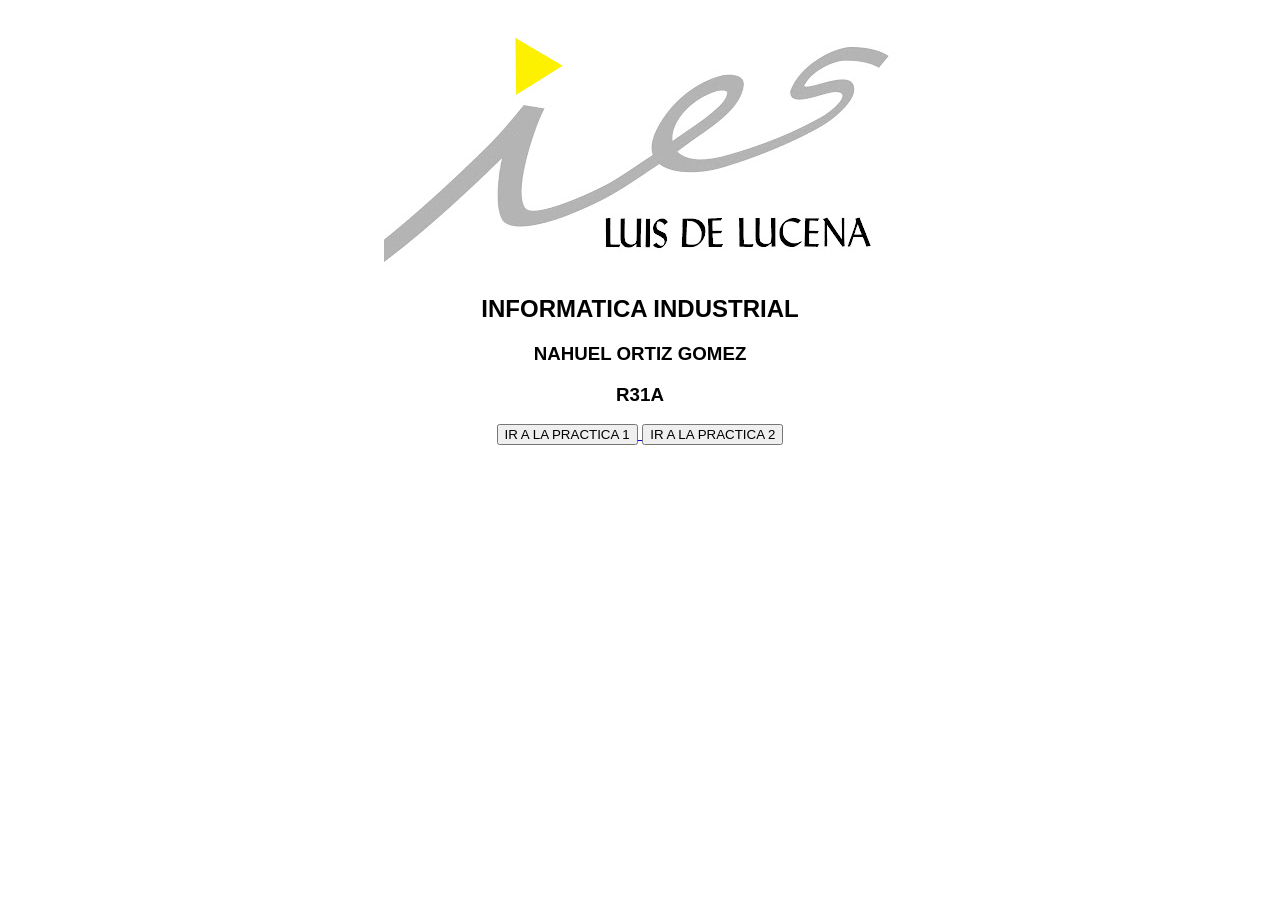
<file: index.html>
<!DOCTYPE html>
<html lang="es">

<head> 
    <meta charset="uft-8">
    <title> PRACTICAS HTML </title>
    <link rel="stylesheet" href="estilos_0.css">
    <img src="imagenes/unnamed. png.png">
</head>

<body>

     <h2> INFORMATICA INDUSTRIAL </h2>
     <h3> NAHUEL ORTIZ GOMEZ</h3>
     <h3> R31A </h3>
     

    <a 
    href="practica1.html" target="_blank"> 

    <button> IR A LA PRACTICA 1 </button>
    </a>

    <a href="practica2.html" target="_blank">

    <button> IR A LA PRACTICA 2 </button>
    </a>

</body>
</file>
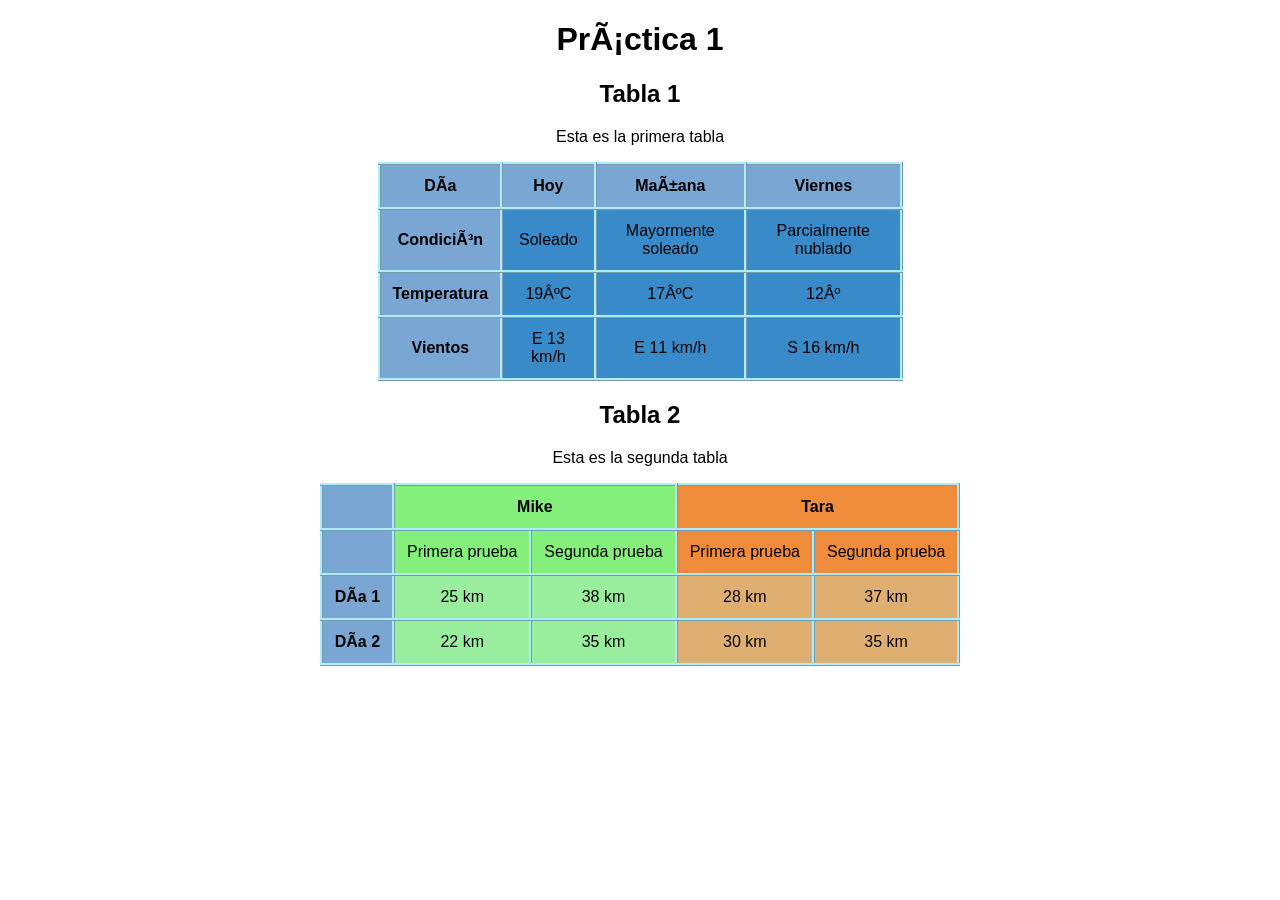
<file: practica1.html>
<!DOCTYPE html>
<html lang="es">

    <head>
       <meta charset="uft-8">
       <title>NAHUEL_PRACTICA_1</title>
       <link rel="stylesheet" href="estilos_1.css">
       
    </head>


 <body>

    <div>
        <h1> Práctica 1  </h1>
    </div>

    <div>
        <h2> Tabla 1 </h2>
        <p> Esta es la primera tabla </p>
    </div>

    <div id="table_1">

        <table style="width: 42%;">
            <tr>
                <th> Día </th>
                <th> Hoy </th>
                <th> Mañana </th>
                <th> Viernes </th>
            </tr>

            <tr>
                <th> Condición </th>
                <td> Soleado </td>
                <td> Mayormente soleado </td>
                <td> Parcialmente nublado </td>
            </tr>

            <tr>
                <th> Temperatura </th>
                <td> 19ºC </td>
                <td> 17ºC </td>
                <td> 12º </td>
            </tr>

            <tr>
                <th> Vientos </th>
                <td> E 13 km/h </td>
                <td> E 11 km/h </td>
                <td> S 16 km/h </td>
            </tr>

        </table>

    </div>

    <div>
        <h2> Tabla 2 </h2>
        <p> Esta es la segunda tabla </p>
    </div>

    <div id="table_2">
        <table>
            <tr>
                <th></th>   
                <th style="background-color: rgba(83, 234, 70, 0.712);" colspan="2"> Mike </th>
                <th style="background-color: rgb(239, 140, 60);" colspan="2"> Tara </th>                
            </tr>


            <tr>
                <th></th>
                <td style="background-color: rgba(83, 234, 70, 0.712);"> Primera prueba </td>
                <td style="background-color: rgba(83, 234, 70, 0.712);"> Segunda prueba </td>
                <td style="background-color: rgb(239, 140, 60);"> Primera prueba </td>
                <td style="background-color: rgb(239, 140, 60);"> Segunda prueba </td>

            </tr>

            <tr>
                <th> Día 1 </th>
                <td style="background-color: rgba(129, 235, 134, 0.811);"> 25 km </td>
                <td style="background-color: rgba(129, 235, 134, 0.811);"> 38 km </td>
                <td style="background-color: rgb(223, 175, 113);"> 28 km </td>
                <td style="background-color: rgb(223, 175, 113);"> 37 km </td>  
            </tr>

            <tr>
                <th> Día 2 </th> 
                <td style="background-color: rgba(129, 235, 134, 0.811);"> 22 km </td>
                <td style="background-color: rgba(129, 235, 134, 0.811);"> 35 km </td>
                <td style="background-color: rgb(223, 175, 113);"> 30 km </td>
                <td style="background-color: rgb(223, 175, 113);"> 35 km </td>
            </tr>


        </table> 



    </div>
        

 </body>



</html>
</file>
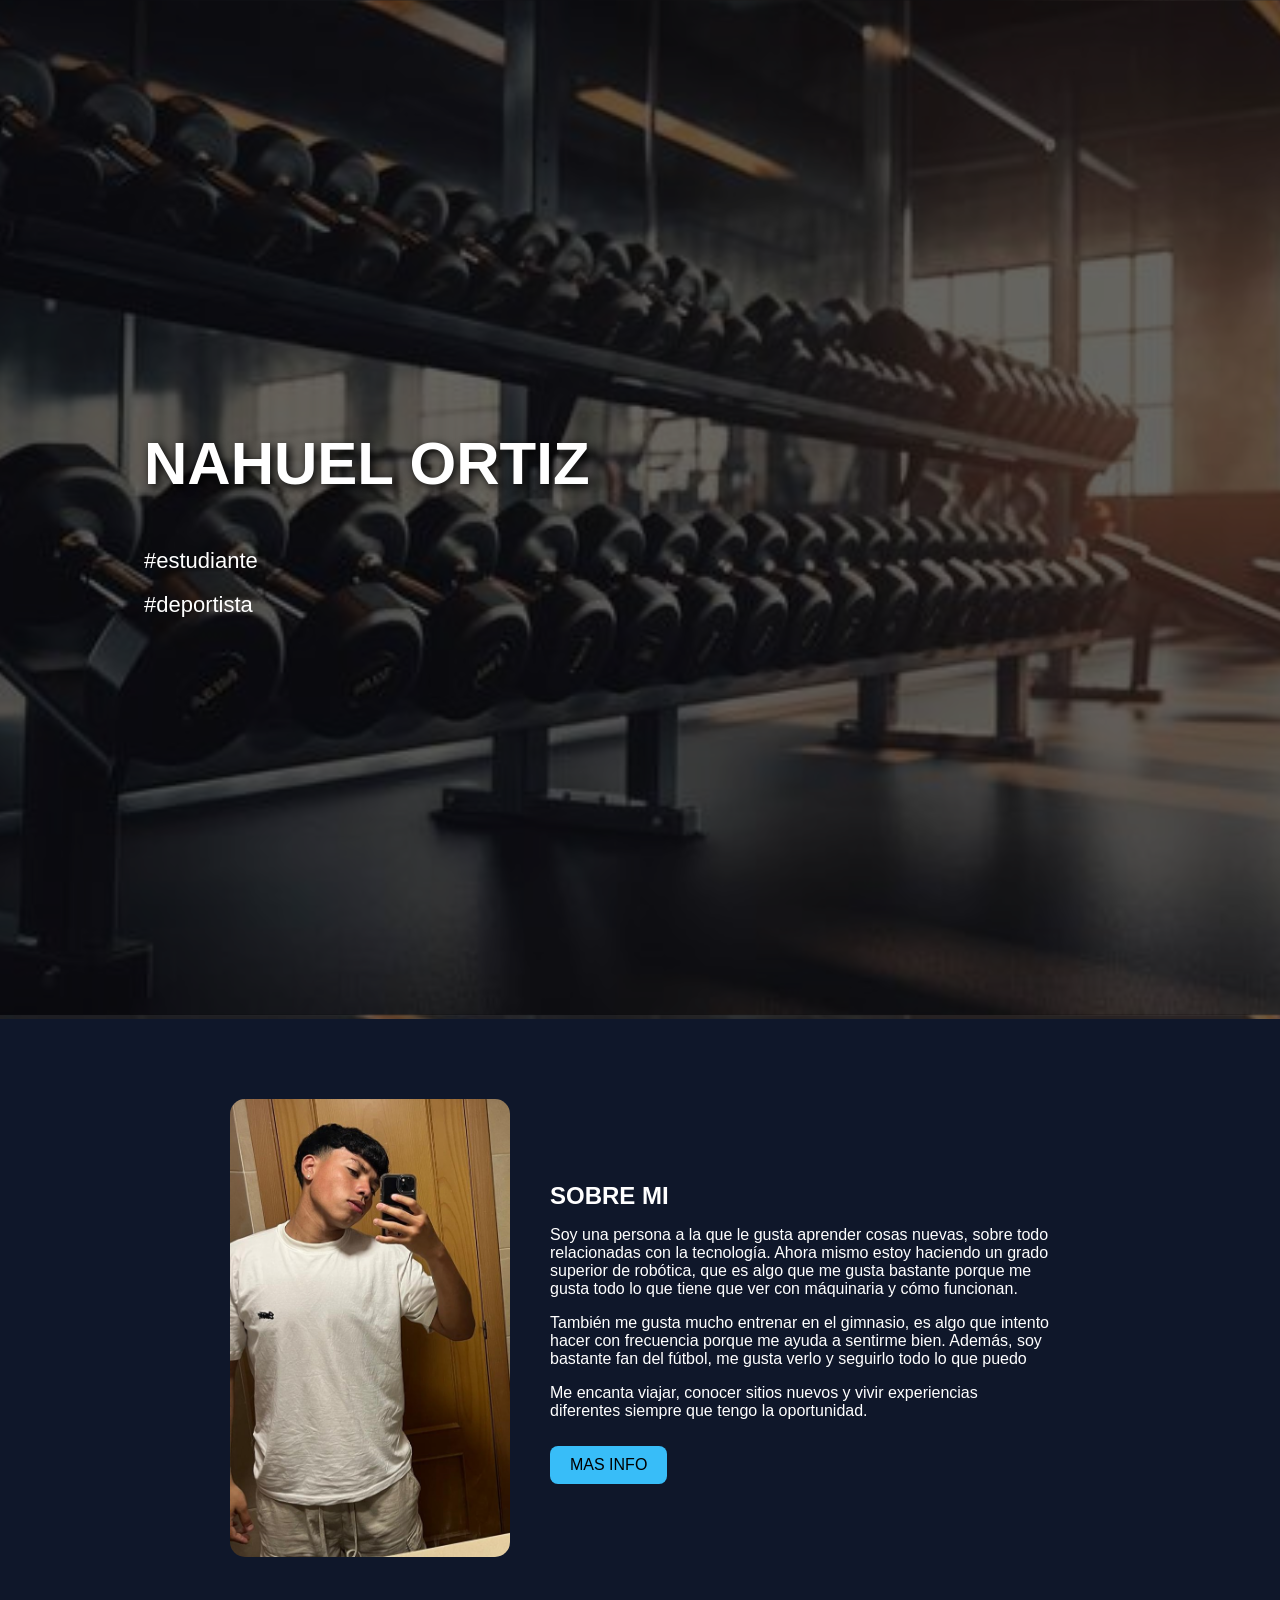
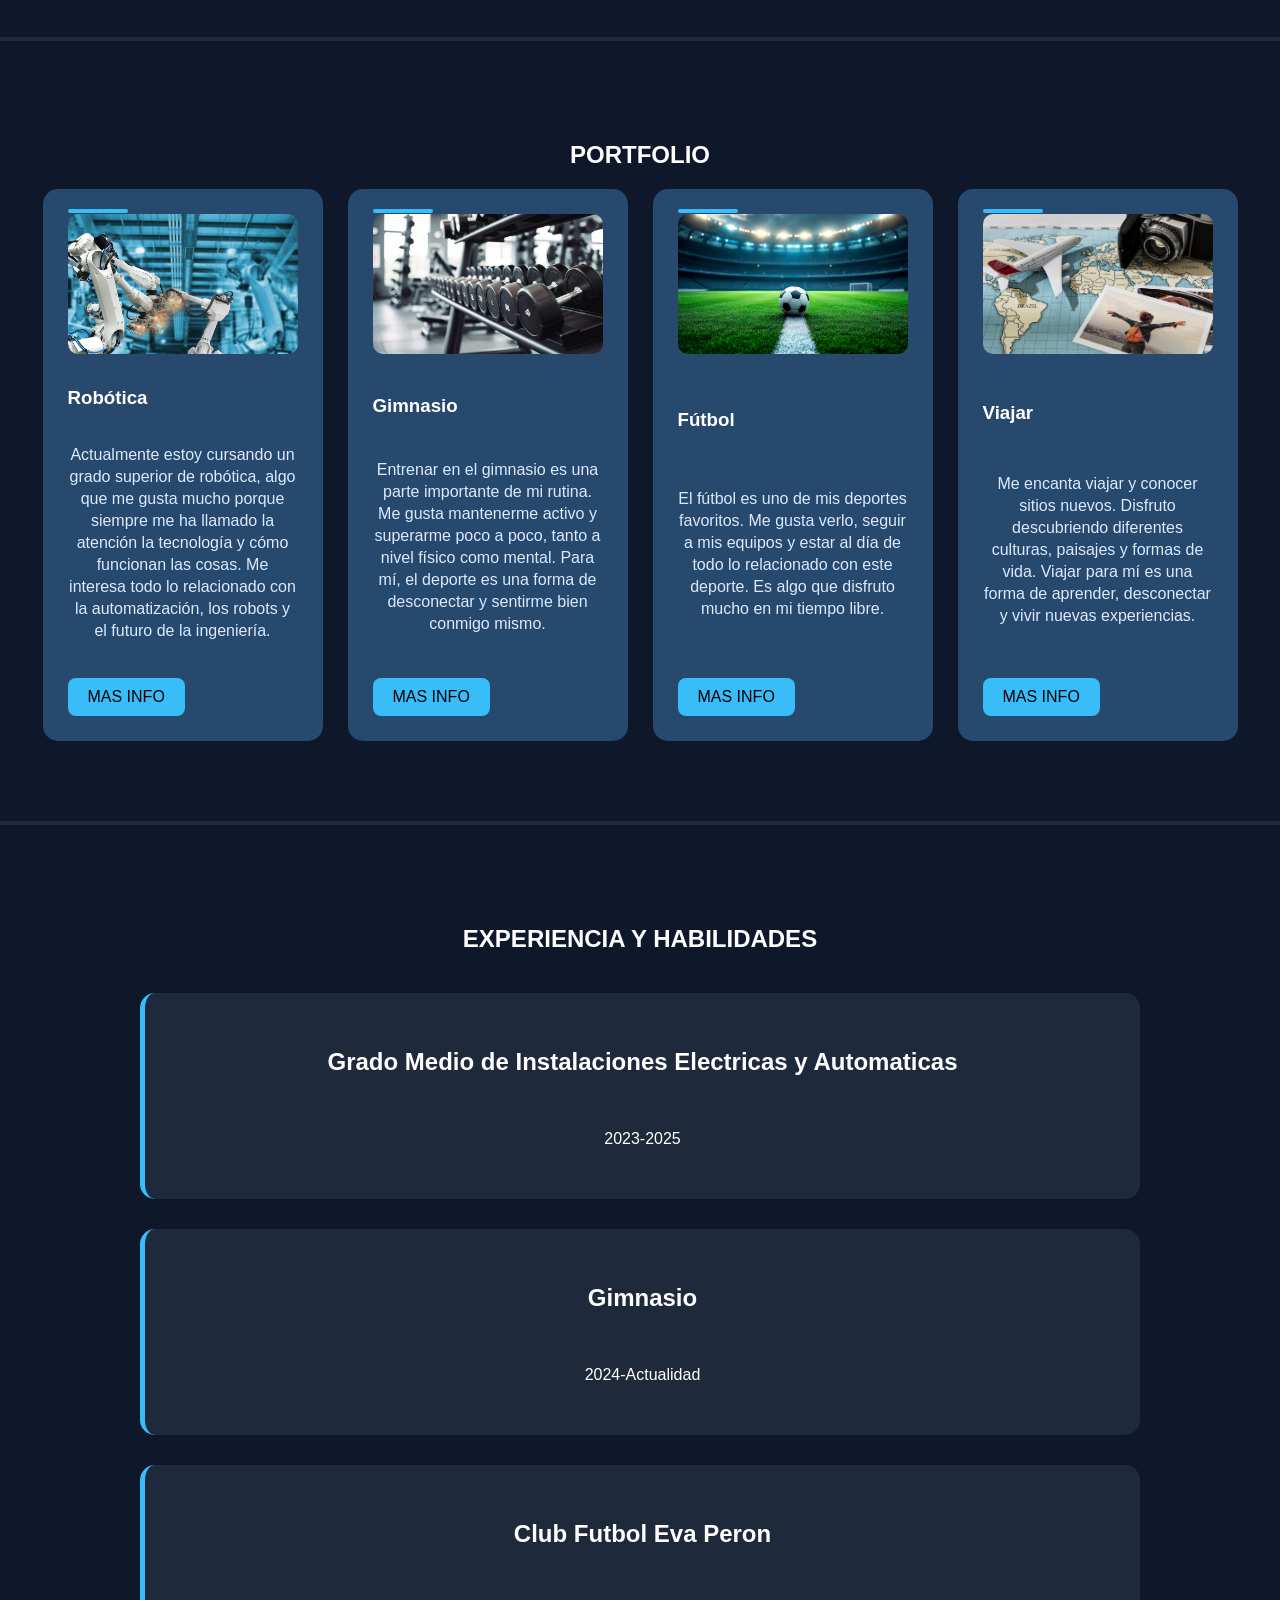
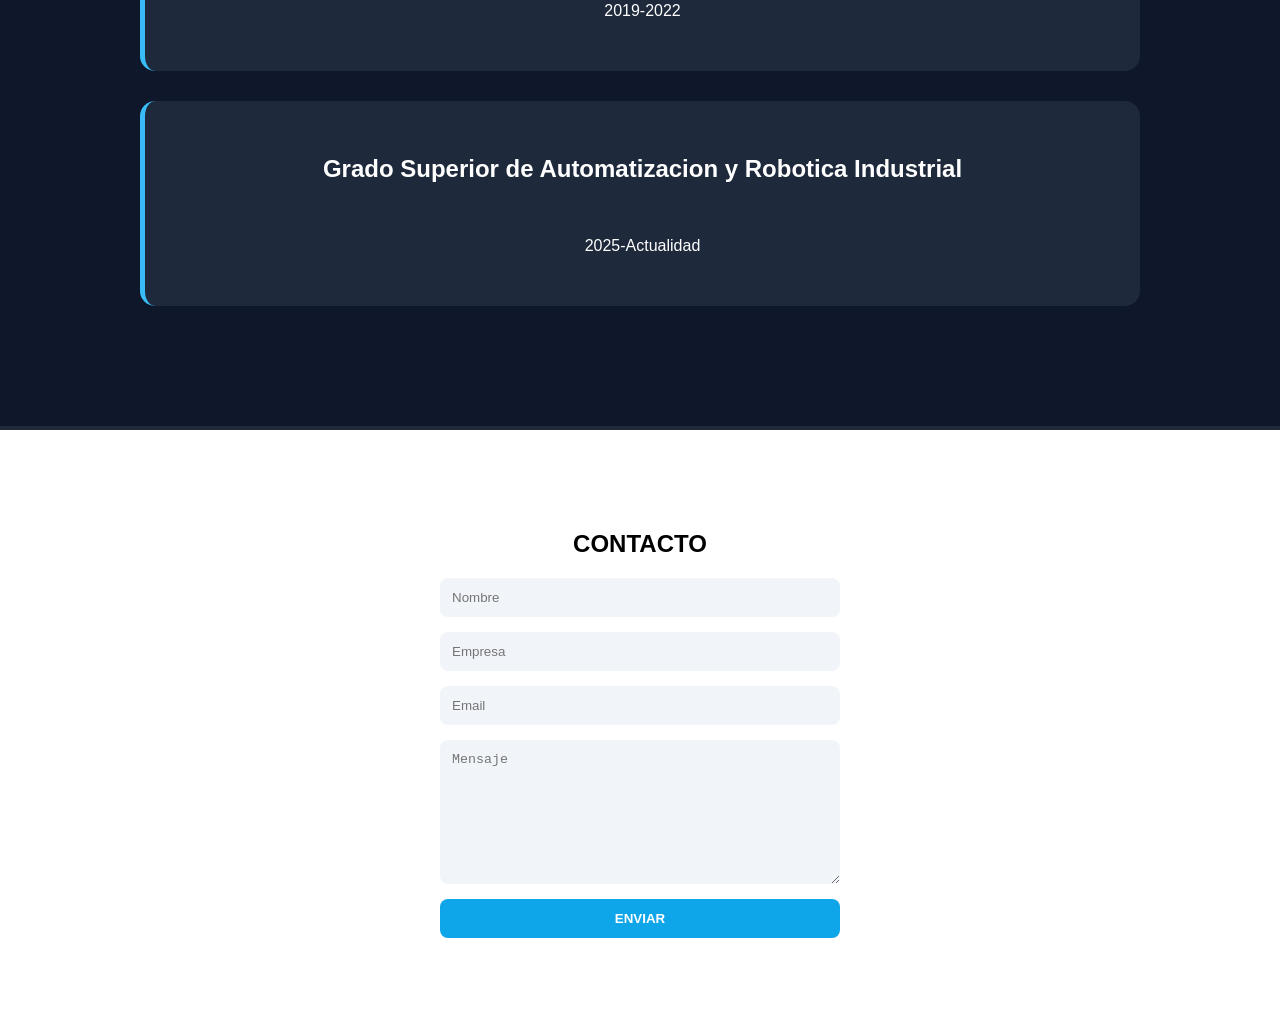
<file: practica2.html>
<!DOCTYPE html>
<html lang="es">

<head>
    <meta charset="utf-8">
    <title>Portfolio - Nahuel Ortiz</title>
    <link rel="stylesheet" href="estilos_2.css">
</head>

<body>

<div class="contenedor">

    <section class="hero">
    <div class="hero-contenido">
        <h1>NAHUEL ORTIZ</h1>
        <h2>#estudiante </h2>
        <h2>#deportista</h2>
    </div>
    </section>

    <section class="sobre-mi">
        <div class="contenido">
            <img src="imagenes/WhatsApp Image 2026-05-03 at 20.13.17.png">
            <div class="texto-sobre">
            
                <h1>SOBRE MI</h1>
                <p>Soy una persona a la que le gusta aprender cosas nuevas, sobre todo relacionadas con la tecnología. Ahora mismo estoy haciendo un grado superior de robótica, que es algo que me gusta bastante porque me gusta todo lo que tiene que ver con máquinaria y cómo funcionan.</p>
                <p>También me gusta mucho entrenar en el gimnasio, es algo que intento hacer con frecuencia porque me ayuda a sentirme bien. Además, soy bastante fan del fútbol, me gusta verlo y seguirlo todo lo que puedo</p>
                <p> Me encanta viajar, conocer sitios nuevos y vivir experiencias diferentes siempre que tengo la oportunidad.</p>

                <a href="#experiencia" class="btn">MAS INFO</a>
            </div>
        </div>
    </section>

    <section class="portfolio">
        <h1>PORTFOLIO</h1>

        <div class="cards">
            <div class="card">
                <img src="imagenes/ROBOT.png">
                <h3>Robótica</h3>
                <p>Actualmente estoy cursando un grado superior de robótica, algo que me gusta mucho porque siempre me ha llamado la atención la tecnología y cómo funcionan las cosas. Me interesa todo lo relacionado con la automatización, los robots y el futuro de la ingeniería.</p>
                <a href="#experiencia" class="btn">MAS INFO</a>
            </div>

            <div class="card">
                <img src="imagenes/gym-ringan-moderno-peralatan-olahraga-di-gym-barbel-berat-berbeda-di-rak-barbel-pesado-diferente_639.png">
                <h3>Gimnasio</h3>
                <p>Entrenar en el gimnasio es una parte importante de mi rutina. Me gusta mantenerme activo y superarme poco a poco, tanto a nivel físico como mental. Para mí, el deporte es una forma de desconectar y sentirme bien conmigo mismo.</p>
                <a href="#experiencia" class="btn">MAS INFO</a>
            </div>


            <div class="card">
                <img src="imagenes/concepto-hacer-deporte_23-2151937746.png">
                <h3>Fútbol</h3>
                <p>El fútbol es uno de mis deportes favoritos. Me gusta verlo, seguir a mis equipos y estar al día de todo lo relacionado con este deporte. Es algo que disfruto mucho en mi tiempo libre.</p>
                <a href="#experiencia" class="btn">MAS INFO</a>
            </div>

            <div class="card">
                <img src="imagenes/disposicion-articulos-viaje-angulo-alto.png">
                <h3>Viajar</h3>
                <p>Me encanta viajar y conocer sitios nuevos. Disfruto descubriendo diferentes culturas, paisajes y formas de vida. Viajar para mí es una forma de aprender, desconectar y vivir nuevas experiencias.</p>
                <a href="#experiencia" class="btn">MAS INFO</a>
            </div>
        </div>
    </section>

    <section id="experiencia" class="experiencia">
        <h1>EXPERIENCIA Y HABILIDADES</h1>

        <div class="grid">
            <div> <h2>Grado Medio de Instalaciones Electricas y Automaticas</h2><br><p>2023-2025</p></div>
            <div><h2>Gimnasio</h2><br><p>2024-Actualidad</p></div>
            <div><h2>Club Futbol Eva Peron</h2><br><p>2019-2022</p></div>
            <div><h2>Grado Superior de Automatizacion y Robotica Industrial</h2><br><p>2025-Actualidad</p></div>
        </div>
    </section>

    <section class="contacto">
        <h1>CONTACTO</h1>

        <form>
            <input type="text" placeholder="Nombre" required>
            <input type="text" placeholder="Empresa" required>
            <input type="email" placeholder="Email" required>
            <textarea placeholder="Mensaje" required></textarea>

            <button>ENVIAR</button>
        </form>
    </section>

</div>

</body>
</html>
</file>
<file: estilos_0.css>
body{
    font-family:Verdana, Geneva, Tahoma, sans-serif;
    font-size: 16x;
    margin: 5px 15px 5px 15px;
    padding: 0;
    text-align: center;
    

}
</file>
<file: estilos_1.css>
body{
    font-family: Arial, Helvetica, sans-serif;
    font-size: 16px;
    margin: 5px 15px 5px 15px;
    text-align: center;
    background-color: rgb(255, 255, 255);
}

table, th, td {              
               border-collapse: collapse;
               margin:auto;
               border-color: rgb(175, 235, 255);
               padding: 12px;
               border-style: inset;
                
               
}

th {
        background-color: rgba(24, 101, 177, 0.575);
}

td {
        background-color:rgb(57, 138, 200)
}
</file>
<file: estilos_2.css>
body {
    margin: 0;
    padding: 0;
    font-family: Arial, Helvetica, sans-serif;
    background: #0f172a;
}


.contenedor {
    width: 100%;
}

section {
    padding: 80px 20px;
}


.hero {
    height: 95vh;
    background: linear-gradient(rgba(0,0,0,0.6), rgba(0,0,0,0.6)),
                url("imagenes/gym-interior-background-of-dumbbells-on-rack-in-fitness-and-workout-room-photo.png");
    background-size: cover;
    background-position: center;

    display: flex;
    align-items: center;
}

.hero-contenido {
    margin-left: 10%;
    color: white;
}

.hero h1 {
    font-size: 60px;
    text-shadow: 3px 3px 10px black;
    font-family: 'Segoe UI', Tahoma, Geneva, Verdana, sans-serif;
}

.hero h2 {
    font-size: 22px;
    font-weight: normal;
}

.sobre-mi .contenido {
    max-width: 1100px;
    margin: auto;
    display: flex;
    align-items: center;
    justify-content: center;
    gap: 40px;
}

.sobre-mi img {
    width: 280px;
    border-radius: 15px;
}

.sobre-mi div {
    color: white;
    max-width: 500px;
}

.sobre-mi h1 {
    margin: 10px 0;
}

.btn {
    display: inline-block;
    margin-top: 10px;
    padding: 10px 20px;
    background: #38bdf8;
    color: black;
    border-radius: 8px;
    text-decoration: none;
}


.portfolio {
    text-align: center;
    color: white;
    background: #0f172a;
}

.cards {
    display: flex;
    justify-content: center;
    gap: 25px;
    flex-wrap: wrap;
    margin-top: 40px;
    margin: auto;

}

.card { /* Esto seria el estilo de portfolio*/
    background:#27496d ;
    padding: 25px;
    border-radius: 15px;
    width: 230px;
    text-align: left;
    position: relative;
    display: flex;
    flex-direction: column;
    justify-content: space-between;
    overflow: hidden;

}



.card::before {
    content: "";
    width: 60px;
    height: 4px;
    background: #38bdf8;
    position: absolute;
    top: 20px;
    left: 25px;
    border-radius: 10px;
}



.card p {
    color: #dbeafe;
    line-height: 22px;
    text-align: center;
}

.card .btn {
    margin-top: 20px;
    align-self: flex-start;
}

.card img {
    width: 100%;
    height: 140px;
    object-fit: cover;
    border-radius: 10px;
    margin-bottom: 15px;
}


.experiencia {
    text-align: center;
    color: white;
}

.grid {
    display: grid;
    grid-template-columns: repeat(2, 1 fr);
    gap: 30px;
    max-width: 1000px;
    margin: 40px auto;
}

.grid div {
    background: #1e293b;
    padding: 35px;
    border-radius: 15px;
    border-left: 5px solid #38bdf8;
}



.contacto {
    background: white;
    text-align: center;
}

.contacto h2 {
    color: black;
    margin-bottom: 20px;
}

form {
    max-width: 400px;
    margin: auto;
    display: flex;
    flex-direction: column;
    gap: 15px;
    
}

input, textarea {
    padding: 12px;
    border-radius: 8px;
    border: none;
    background: #f1f5f9;
}

textarea {
    height: 120px;
}

button {
    padding: 12px;
    background: #0ea5e9;
    border: none;
    border-radius: 8px;
    cursor: pointer;
    font-weight: bold;
    color: white;
}

button:hover {
    background: #0284c7;
}

section {
    border-bottom: 4px solid rgba(255,255,255,0.08);
    
}
</file>
